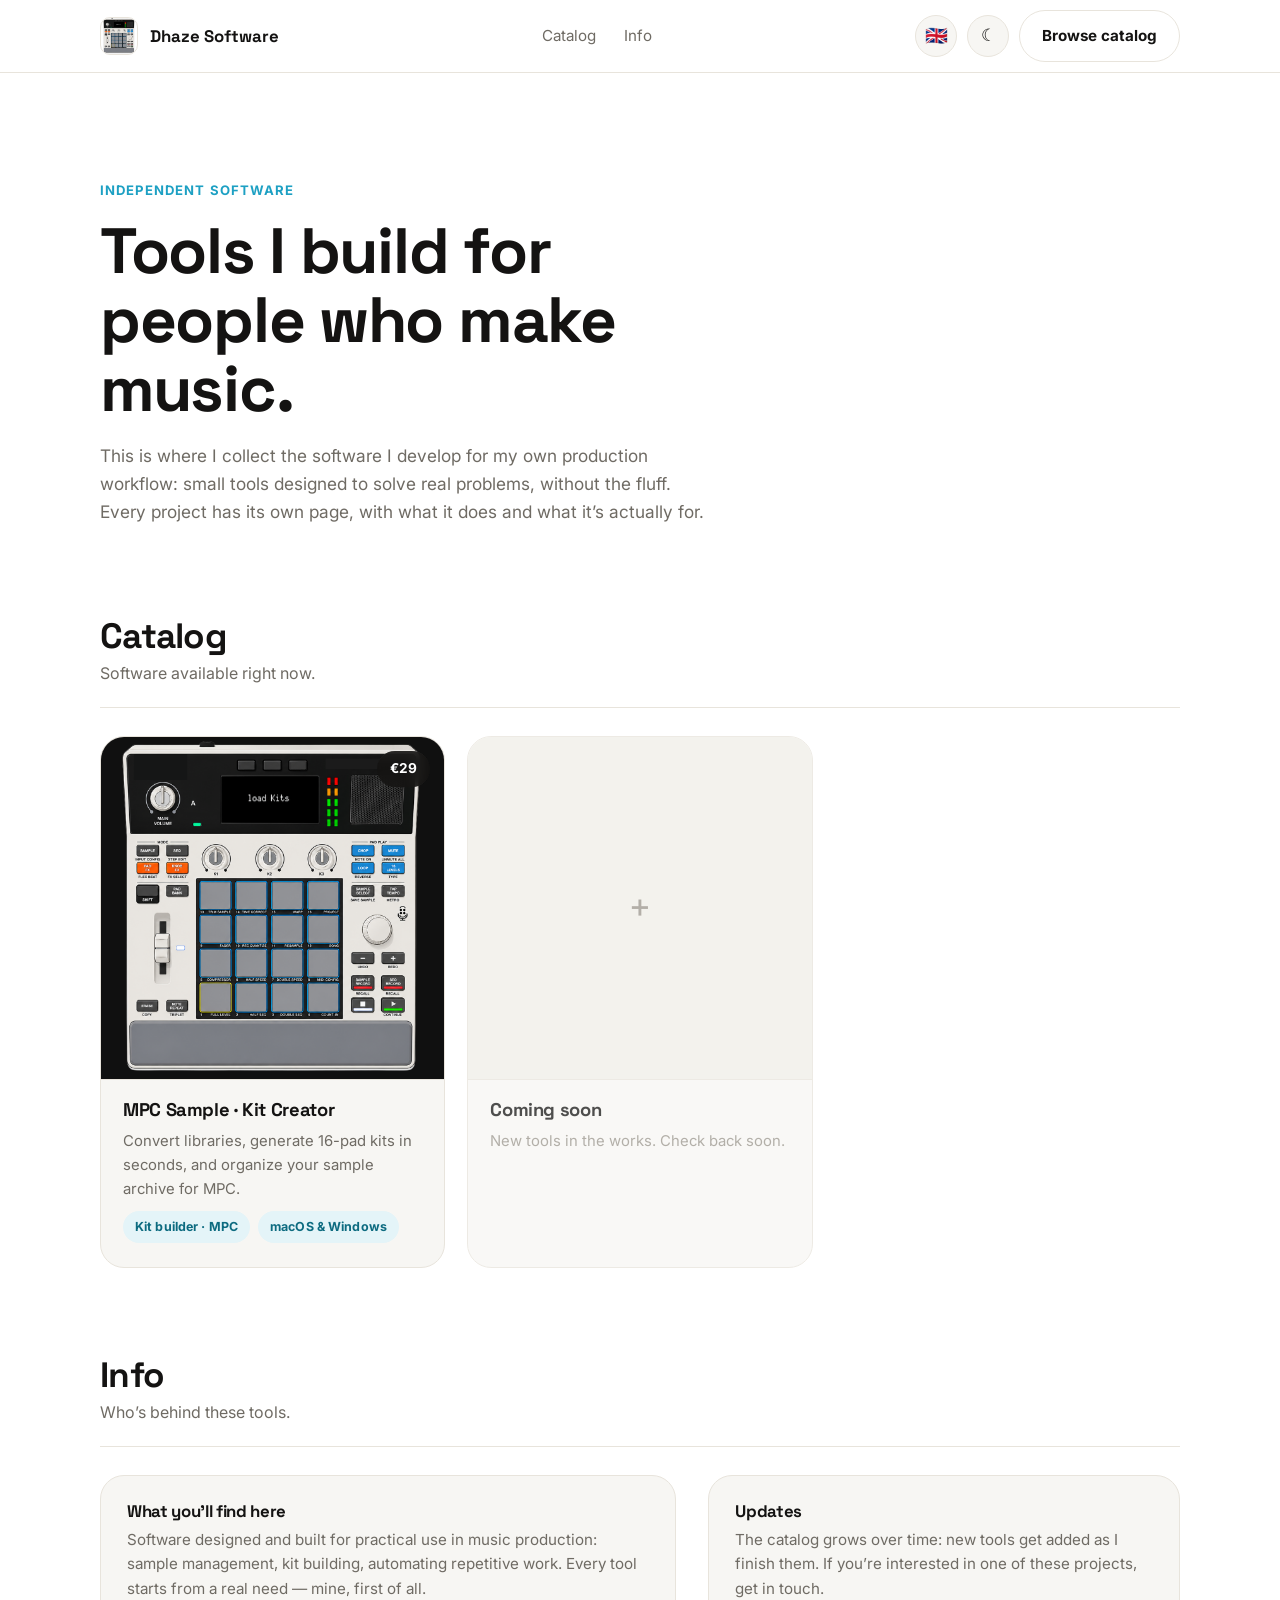
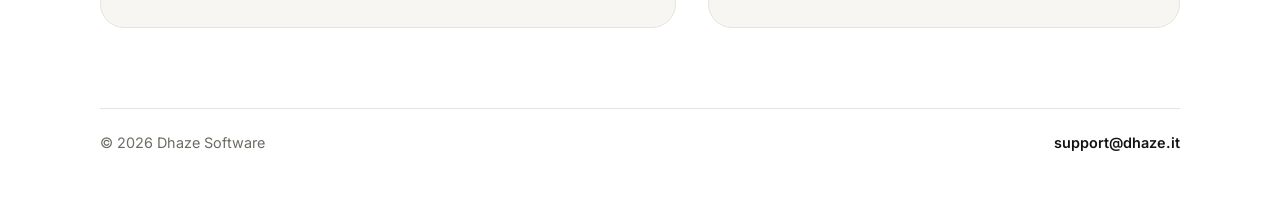
<file: index.html>
<!DOCTYPE html>
<html lang="en">
<head>
<meta charset="UTF-8" />
<meta name="viewport" content="width=device-width, initial-scale=1.0" />
<title>Dhaze Software — tools for music production</title>
<meta name="description" content="Independent software for music production: tools to organize samples, build kits and speed up your workflow." />
<link rel="icon" href="assets/logo-mpc-sample-kitmaker.png" />
<link rel="preconnect" href="https://fonts.googleapis.com" />
<link rel="preconnect" href="https://fonts.gstatic.com" crossorigin />
<link href="https://fonts.googleapis.com/css2?family=Inter:wght@400;500;600;700&family=Space+Grotesk:wght@500;600;700&display=swap" rel="stylesheet" />
<link rel="stylesheet" href="style.css" />
<script>
  // Set the theme before the page paints, so there's no flash of the
  // wrong theme. Reads a saved choice, falls back to the OS preference.
  (function () {
    var saved = localStorage.getItem('theme');
    var theme = saved || (window.matchMedia('(prefers-color-scheme: dark)').matches ? 'dark' : 'light');
    document.documentElement.setAttribute('data-theme', theme);
  })();
</script>
</head>
<body>

<header class="site-header">
  <div class="container nav">
    <a class="brand" href="#top">
      <img src="assets/logo-mpc-sample-kitmaker.png" alt="Logo" />
      <span>Dhaze Software</span>
    </a>
    <nav class="nav-links">
      <a href="#catalog" data-i18n="common.catalog">Catalog</a>
      <a href="#info" data-i18n="nav.info">Info</a>
    </nav>
    <div class="nav-actions">
      <div id="lang-switcher"></div>
      <button class="theme-toggle" id="theme-toggle" type="button" data-i18n-aria="common.themeToggle" aria-label="Toggle dark mode">☾</button>
      <a class="btn btn-outline" href="#catalog" data-i18n="nav.browseCatalog">Browse catalog</a>
    </div>
  </div>
</header>

<main id="top">

  <section class="hero">
    <div class="container">
      <div class="kicker" data-i18n="index.hero.kicker">Independent software</div>
      <h1 data-i18n="index.hero.title">Tools I build for people who make music.</h1>
      <p class="lead" data-i18n="index.hero.lead">
        This is where I collect the software I develop for my own production workflow:
        small tools designed to solve real problems, without the fluff.
        Every project has its own page, with what it does and what it's actually for.
      </p>
    </div>
  </section>

  <section class="section" id="catalog">
    <div class="container">
      <div class="section-head">
        <div>
          <h2 data-i18n="index.catalog.title">Catalog</h2>
          <p data-i18n="index.catalog.subtitle">Software available right now.</p>
        </div>
      </div>

      <div class="product-grid">

        <!-- ============================================================
             PRODUCT: MPC Sample · Kit Creator
             ============================================================ -->
        <a class="product-card" href="mpc-sample-kit-creator.html">
          <div class="art">
            <img src="assets/logo-mpc-sample-kitmaker.png" alt="MPC Sample Kit Creator" />
            <span class="price-badge">€29</span>
          </div>
          <div class="product-info">
            <h3>MPC Sample · Kit Creator</h3>
            <p data-i18n="index.product.desc">Convert libraries, generate 16-pad kits in seconds, and organize your sample archive for MPC.</p>
            <div class="tag-row">
              <span class="tag" data-i18n="index.product.tag1">Kit builder · MPC</span>
              <span class="tag" data-i18n="index.product.tag2">macOS &amp; Windows</span>
            </div>
          </div>
        </a>

        <!-- ============================================================
             ADD YOUR NEXT PRODUCT HERE
             Copy the <a class="product-card"> block above, then change
             the link, image, title, description, tag and price.
             ============================================================ -->
        <div class="product-card placeholder">
          <div class="art placeholder-art">+</div>
          <div class="product-info">
            <h3 data-i18n="index.comingSoon.title">Coming soon</h3>
            <p data-i18n="index.comingSoon.desc">New tools in the works. Check back soon.</p>
          </div>
        </div>

      </div>
    </div>
  </section>

  <section class="section" id="info">
    <div class="container">
      <div class="section-head">
        <div>
          <h2 data-i18n="index.info.title">Info</h2>
          <p data-i18n="index.info.subtitle">Who's behind these tools.</p>
        </div>
      </div>
      <div class="about-grid">
        <div class="about-card">
          <h3 data-i18n="index.info.card1.title">What you'll find here</h3>
          <p data-i18n="index.info.card1.desc">
            Software designed and built for practical use in music production:
            sample management, kit building, automating repetitive work.
            Every tool starts from a real need — mine, first of all.
          </p>
        </div>
        <div class="about-card">
          <h3 data-i18n="index.info.card2.title">Updates</h3>
          <p data-i18n="index.info.card2.desc">
            The catalog grows over time: new tools get added as I finish them.
            If you're interested in one of these projects, get in touch.
          </p>
        </div>
      </div>
    </div>
  </section>


</main>

<footer>
  <div class="container footer-row">
    <div>© <span id="year"></span> Dhaze Software</div>
    <div><a href="mailto:support@dhaze.it">support@dhaze.it</a></div>
  </div>
</footer>

<script src="i18n.js"></script>
<script>document.getElementById('year').textContent = new Date().getFullYear();</script>
<script>
  (function () {
    var btn = document.getElementById('theme-toggle');
    if (!btn) return;
    function sync() {
      btn.textContent = document.documentElement.getAttribute('data-theme') === 'dark' ? '☀' : '☾';
    }
    btn.addEventListener('click', function () {
      var next = document.documentElement.getAttribute('data-theme') === 'dark' ? 'light' : 'dark';
      document.documentElement.setAttribute('data-theme', next);
      localStorage.setItem('theme', next);
      sync();
    });
    sync();
  })();
</script>
</body>
</html>
</file>
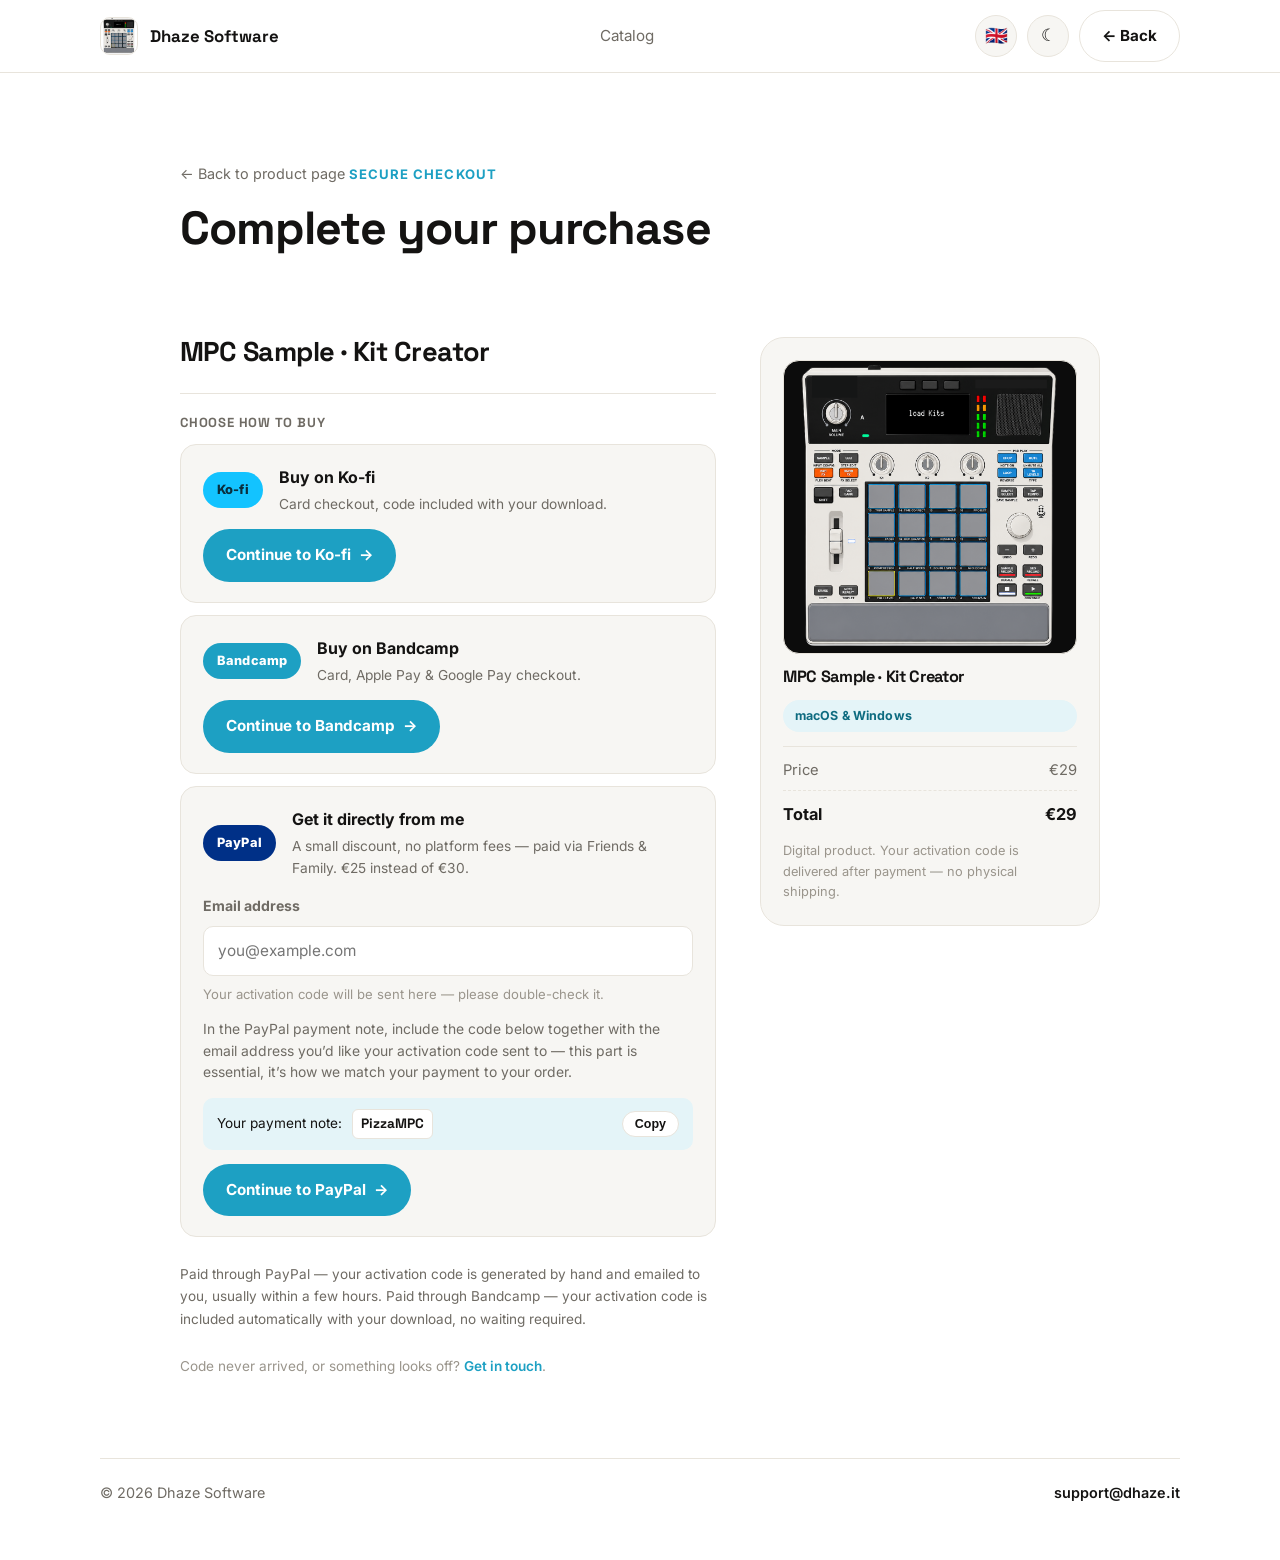
<file: checkout.html>
<!DOCTYPE html>
<html lang="en">
<head>
<meta charset="UTF-8" />
<meta name="viewport" content="width=device-width, initial-scale=1.0" />
<title>Checkout — Dhaze Software</title>
<meta name="description" content="Complete your purchase — MPC Sample · Kit Creator." />
<meta name="robots" content="noindex" />
<link rel="icon" href="assets/logo-mpc-sample-kitmaker.png" />
<link rel="preconnect" href="https://fonts.googleapis.com" />
<link rel="preconnect" href="https://fonts.gstatic.com" crossorigin />
<link href="https://fonts.googleapis.com/css2?family=Inter:wght@400;500;600;700&family=Space+Grotesk:wght@500;600;700&display=swap" rel="stylesheet" />
<link rel="stylesheet" href="style.css" />
<script>
  (function () {
    var saved = localStorage.getItem('theme');
    var theme = saved || (window.matchMedia('(prefers-color-scheme: dark)').matches ? 'dark' : 'light');
    document.documentElement.setAttribute('data-theme', theme);
  })();
</script>
</head>
<body>

<header class="site-header">
  <div class="container nav">
    <a class="brand" href="index.html">
      <img src="assets/logo-mpc-sample-kitmaker.png" alt="Logo" />
      <span>Dhaze Software</span>
    </a>
    <nav class="nav-links">
      <a href="index.html#catalog" data-i18n="common.catalog">Catalog</a>
    </nav>
    <div class="nav-actions">
      <div id="lang-switcher"></div>
      <button class="theme-toggle" id="theme-toggle" type="button" data-i18n-aria="common.themeToggle" aria-label="Toggle dark mode">☾</button>
      <a class="btn btn-outline" id="back-link" href="index.html" data-i18n="common.back">← Back</a>
    </div>
  </div>
</header>

<main>

  <section class="product-hero">
    <div class="container" style="max-width:920px;">
      <a class="back-link" id="back-link-2" href="index.html" data-i18n="common.backToProduct">← Back to product page</a>
      <div class="kicker" data-i18n="checkout.kicker">Secure checkout</div>
      <h1 style="font-size:clamp(2rem,4.2vw,2.9rem);" data-i18n="checkout.title">Complete your purchase</h1>
    </div>
  </section>

  <section class="section">
    <div class="container" style="max-width:920px;">
      <div class="checkout-grid">

        <div class="checkout-form">

          <h2 id="co-product-title">MPC Sample · Kit Creator</h2>

          <div class="payment-section">
            <h3 data-i18n="checkout.payment.title">Choose how to buy</h3>

            <div class="payment-card payment-card--kofi">
              <div class="payment-card-head">
                <span class="payment-badge payment-badge--kofi">Ko-fi</span>
                <span class="payment-option-text">
                  <strong data-i18n="checkout.payment.kofi.title">Buy on Ko-fi</strong>
                  <span data-i18n="checkout.payment.kofi.subtitle">Card checkout, code included with your download.</span>
                </span>
              </div>
              <a class="btn btn-accent payment-card-cta" id="kofi-option" href="https://ko-fi.com/s/409e4308f4" target="_blank" rel="noopener">
                <span data-i18n="checkout.payment.kofi.cta">Continue to Ko-fi</span> <span aria-hidden="true">→</span>
              </a>
            </div>

            <div class="payment-card payment-card--bandcamp">
              <div class="payment-card-head">
                <span class="payment-badge payment-badge--bandcamp">Bandcamp</span>
                <span class="payment-option-text">
                  <strong data-i18n="checkout.payment.bandcamp.title">Buy on Bandcamp</strong>
                  <span data-i18n="checkout.payment.bandcamp.subtitle">Card, Apple Pay & Google Pay checkout.</span>
                </span>
              </div>
              <a class="btn btn-accent payment-card-cta" id="bandcamp-option" href="https://dhaze909.bandcamp.com/" target="_blank" rel="noopener">
                <span data-i18n="checkout.payment.bandcamp.cta">Continue to Bandcamp</span> <span aria-hidden="true">→</span>
              </a>
            </div>

            <div class="payment-card payment-card--paypal">
              <div class="payment-card-head">
                <span class="payment-badge payment-badge--paypal">PayPal</span>
                <span class="payment-option-text">
                  <strong data-i18n="checkout.payment.paypal.title">Get it directly from me</strong>
                  <span data-i18n="checkout.payment.paypal.subtitle">A small discount, no platform fees — paid via Friends &amp; Family.</span>
                </span>
              </div>
              <div class="field">
                <label for="co-email" data-i18n="checkout.form.emailLabel">Email address</label>
                <input type="email" id="co-email" placeholder="you@example.com" data-i18n-placeholder="index.contact.emailPlaceholder" required autocomplete="email" />
                <p class="field-hint" data-i18n="checkout.form.emailHint">Your activation code will be sent here — please double-check it.</p>
              </div>
              <p class="payment-instructions" data-i18n="checkout.payment.paypal.instructions">In the PayPal payment note, include the code below together with the email address you'd like your activation code sent to — this part is essential, it's how we match your payment to your order.</p>
              <div class="payment-note">
                <span data-i18n="checkout.payment.paypal.noteLabel">Your payment note:</span>
                <code id="paypal-note-preview">PizzaMPC</code>
                <button type="button" class="copy-btn" id="paypal-copy-btn" data-i18n="checkout.payment.paypal.copy">Copy</button>
              </div>
              <a class="btn btn-accent payment-card-cta" id="paypal-option" href="https://paypal.me/dhaze909/29EUR" target="_blank" rel="noopener">
                <span data-i18n="checkout.payment.paypal.cta">Continue to PayPal</span> <span aria-hidden="true">→</span>
              </a>
            </div>
          </div>

          <p class="delivery-note" data-i18n="checkout.delivery.note">Paid through PayPal or Revolut — your activation code is generated by hand and emailed to you, usually within a few hours. Paid through Bandcamp — your activation code is included automatically with your download, no waiting required.</p>

          <p class="help-note">
            <span data-i18n="checkout.help.prefix">Code never arrived, or something looks off?</span> <a href="mailto:support@dhaze.it" data-i18n="checkout.help.link">Get in touch</a>.
          </p>

        </div>

        <aside class="checkout-summary">
          <div class="summary-card">
            <div class="summary-thumb">
              <img src="assets/logo-mpc-sample-kitmaker.png" alt="MPC Sample Kit Creator" />
            </div>
            <h3 id="co-summary-title">MPC Sample · Kit Creator</h3>
            <span class="tag" data-i18n="index.product.tag2">macOS &amp; Windows</span>
            <div class="summary-rows">
              <div class="summary-row"><span data-i18n="checkout.summary.priceLabel">Price</span><span id="co-summary-price">€29</span></div>
              <div class="summary-row summary-total"><span data-i18n="checkout.summary.totalLabel">Total</span><span id="co-summary-total">€29</span></div>
            </div>
            <p class="summary-footnote" data-i18n="checkout.summary.footnote">Digital product. Your activation code is delivered after payment — no physical shipping.</p>
          </div>
        </aside>

      </div>
    </div>
  </section>

</main>

<footer>
  <div class="container footer-row">
    <div>© <span id="year"></span> Dhaze Software</div>
    <div><a href="mailto:support@dhaze.it">support@dhaze.it</a></div>
  </div>
</footer>

<script src="i18n.js"></script>
<script>
  (function () {
    var btn = document.getElementById('theme-toggle');
    if (!btn) return;
    function sync() {
      btn.textContent = document.documentElement.getAttribute('data-theme') === 'dark' ? '☀' : '☾';
    }
    btn.addEventListener('click', function () {
      var next = document.documentElement.getAttribute('data-theme') === 'dark' ? 'light' : 'dark';
      document.documentElement.setAttribute('data-theme', next);
      localStorage.setItem('theme', next);
      sync();
    });
    sync();
  })();
</script>
<script>
  document.getElementById('year').textContent = new Date().getFullYear();

  // Reads ?product=&price=&currency=&paypal=&bandcamp=&kofi=&back=&code= from the
  // URL so this same checkout page can be reused for future products
  // without duplicating it. Example link from a product page:
  // checkout.html?product=MPC%20Sample%20Kit%20Creator&price=29&currency=EUR&paypal=https%3A%2F%2Fpaypal.me%2Fdhaze909%2F29EUR&bandcamp=https%3A%2F%2Fdhaze909.bandcamp.com%2F&kofi=https%3A%2F%2Fko-fi.com%2Fs%2F409e4308f4&back=mpc-sample-kit-creator.html&code=PizzaMPC
  (function () {
    const params = new URLSearchParams(window.location.search);
    const product = params.get('product') || 'MPC Sample · Kit Creator';
    const price = params.get('price') || '29';
    const currency = params.get('currency') || 'EUR';
    const symbol = currency === 'USD' ? '$' : currency === 'GBP' ? '£' : '€';
    const paypal = params.get('paypal');
    const bandcamp = params.get('bandcamp');
    const kofi = params.get('kofi');
    const back = params.get('back');
    const code = params.get('code') || 'PizzaMPC';

    document.getElementById('co-product-title').textContent = product;
    document.getElementById('co-summary-title').textContent = product;
    document.getElementById('co-summary-price').textContent = symbol + price;
    document.getElementById('co-summary-total').textContent = symbol + price;

    if (paypal) document.getElementById('paypal-option').href = paypal;
    if (bandcamp) document.getElementById('bandcamp-option').href = bandcamp;
    if (kofi) document.getElementById('kofi-option').href = kofi;

    if (back) {
      document.getElementById('back-link').href = back;
      document.getElementById('back-link-2').href = back;
    }

    // --- live PayPal payment-note preview + copy-to-clipboard ---
    const emailInput = document.getElementById('co-email');
    const notePreview = document.getElementById('paypal-note-preview');
    const copyBtn = document.getElementById('paypal-copy-btn');

    function currentNote() {
      const email = emailInput.value.trim();
      return email ? code + ' ' + email : code;
    }

    function refreshNotePreview() {
      notePreview.textContent = currentNote();
    }
    emailInput.addEventListener('input', refreshNotePreview);
    refreshNotePreview();

    copyBtn.addEventListener('click', function () {
      const text = currentNote();
      const done = function () {
        const original = window.I18N ? window.I18N.t('checkout.payment.paypal.copy', window.I18N.getLang()) : 'Copy';
        const copiedLabel = window.I18N ? window.I18N.t('checkout.payment.paypal.copied', window.I18N.getLang()) : 'Copied!';
        copyBtn.textContent = copiedLabel;
        setTimeout(function () { copyBtn.textContent = original; }, 1800);
      };
      if (navigator.clipboard && navigator.clipboard.writeText) {
        navigator.clipboard.writeText(text).then(done).catch(function () {});
      }
    });
  })();
</script>
</body>
</html>
</file>
<file: style.css>
/* =========================================================
   Design system — stile minimale Bandcamp / Gumroad
   Un solo foglio di stile condiviso da tutte le pagine del sito.
   ========================================================= */

:root{
  --bg:#ffffff;
  --surface:#f7f6f3;
  --surface-2:#f0eee8;
  --ink:#141312;
  --muted:#6f6b64;
  --faint:#9a958c;
  --line:#e8e4dc;
  --accent:#1da0c3;
  --accent-ink:#ffffff;
  --accent-soft:#e4f4f8;
  --contrast-bg:#141312;
  --contrast-ink:#ffffff;
  --radius-sm:10px;
  --radius-md:16px;
  --radius-lg:24px;
  --shadow-sm:0 2px 10px rgba(20,19,18,.05);
  --shadow-md:0 18px 40px rgba(20,19,18,.08);
  --maxw:1080px;
  --font-body:'Inter', -apple-system, BlinkMacSystemFont, 'Segoe UI', Helvetica, Arial, sans-serif;
  --font-display:'Space Grotesk', var(--font-body);
}

/* ---------- dark theme ---------- */
[data-theme="dark"]{
  --bg:#131211;
  --surface:#1c1b18;
  --surface-2:#242220;
  --ink:#f3f1ec;
  --muted:#aca79e;
  --faint:#78736a;
  --line:rgba(243,241,236,.12);
  --accent:#3fc4e0;
  --accent-ink:#08181b;
  --accent-soft:rgba(63,196,224,.16);
  --contrast-bg:#050505;
  --contrast-ink:#ffffff;
  --shadow-sm:0 4px 16px rgba(0,0,0,.35);
  --shadow-md:0 22px 54px rgba(0,0,0,.5);
}

*{ box-sizing:border-box; }
html{ scroll-behavior:smooth; }
body{
  margin:0;
  background:var(--bg);
  color:var(--ink);
  font-family:var(--font-body);
  line-height:1.6;
  -webkit-font-smoothing:antialiased;
  transition:background .2s ease, color .2s ease;
}
img{ max-width:100%; display:block; }
a{ color:inherit; text-decoration:none; }
h1,h2,h3,h4{ font-family:var(--font-display); letter-spacing:-.02em; line-height:1.08; margin:0; }
p{ margin:0; }
ul{ margin:0; padding:0; list-style:none; }

.container{ width:min(calc(100% - 40px), var(--maxw)); margin:0 auto; }

/* ---------- header ---------- */
.site-header{
  position:sticky; top:0; z-index:30;
  background:color-mix(in srgb, var(--bg) 88%, transparent);
  backdrop-filter:blur(10px);
  border-bottom:1px solid var(--line);
}
.nav{
  display:flex; align-items:center; justify-content:space-between;
  min-height:72px; gap:20px;
}
.brand{ display:flex; align-items:center; gap:12px; font-weight:700; font-family:var(--font-display); font-size:1.05rem; }
.brand img{
  width:38px; height:38px; object-fit:cover; border-radius:10px;
  border:1px solid var(--line);
}
.nav-links{ display:flex; gap:28px; font-size:.95rem; color:var(--muted); }
.nav-links a:hover{ color:var(--ink); }
.nav-actions{ display:flex; align-items:center; gap:10px; }

.theme-toggle{
  width:42px; height:42px; border-radius:50%; border:1px solid var(--line);
  background:var(--surface); color:var(--ink); cursor:pointer;
  display:grid; place-items:center; font-size:1.05rem; line-height:1;
  transition:.15s ease;
}
.theme-toggle:hover{ border-color:var(--accent); color:var(--accent); }

/* ---------- language switcher ---------- */
.lang-switcher{ position:relative; }
.lang-btn{
  width:42px; height:42px; border-radius:50%; border:1px solid var(--line);
  background:var(--surface); cursor:pointer;
  display:grid; place-items:center; font-size:1.15rem; line-height:1;
  transition:.15s ease;
}
.lang-btn:hover{ border-color:var(--accent); }
.lang-menu{
  position:absolute; top:calc(100% + 8px); right:0; z-index:40;
  background:var(--surface); border:1px solid var(--line); border-radius:14px;
  box-shadow:var(--shadow-md); padding:6px; min-width:168px;
  display:flex; flex-direction:column; gap:2px;
  opacity:0; visibility:hidden; transform:translateY(-6px);
  transition:.15s ease;
}
.lang-switcher.open .lang-menu{ opacity:1; visibility:visible; transform:translateY(0); }
.lang-option{
  display:flex; align-items:center; gap:10px; width:100%;
  padding:9px 10px; border-radius:9px; border:none; background:transparent;
  color:var(--ink); font-family:inherit; font-size:.9rem; font-weight:600;
  text-align:left; cursor:pointer; transition:.12s ease;
}
.lang-option:hover{ background:var(--surface-2); }
.lang-option.active{ background:var(--accent-soft); color:var(--accent); }
.lang-flag{ font-size:1.1rem; line-height:1; }

/* ---------- buttons ---------- */
.btn{
  display:inline-flex; align-items:center; justify-content:center; gap:8px;
  padding:13px 22px; border-radius:999px; font-weight:700; font-size:.95rem;
  border:1px solid transparent; cursor:pointer; transition:.15s ease;
}
.btn-primary{ background:var(--contrast-bg); color:var(--contrast-ink); }
.btn-primary:hover{ filter:brightness(1.2); transform:translateY(-1px); }
.btn-outline{ background:transparent; border-color:var(--line); color:var(--ink); }
.btn-outline:hover{ border-color:var(--ink); }
.btn-accent{ background:var(--accent); color:var(--accent-ink); }
.btn-accent:hover{ filter:brightness(.94); transform:translateY(-1px); }

/* ---------- hero ---------- */
.hero{ padding:clamp(56px,9vw,104px) 0 48px; }
.kicker{
  display:inline-flex; align-items:center; gap:8px;
  font-size:.82rem; font-weight:700; letter-spacing:.08em; text-transform:uppercase;
  color:var(--accent); margin-bottom:16px;
}
.hero h1{ font-size:clamp(2.4rem,5.4vw,4rem); max-width:16ch; }
.hero p.lead{
  margin-top:18px; color:var(--muted); font-size:1.08rem; max-width:56ch;
}

/* ---------- section head ---------- */
.section{ padding:44px 0; }
.section-head{
  display:flex; align-items:flex-end; justify-content:space-between; gap:20px;
  margin-bottom:28px; border-bottom:1px solid var(--line); padding-bottom:20px;
}
.section-head h2{ font-size:clamp(1.6rem,3vw,2.2rem); }
.section-head p{ color:var(--muted); margin-top:6px; }

/* ---------- product grid ---------- */
.product-grid{
  display:grid; grid-template-columns:repeat(3,1fr); gap:22px;
}
.product-card{
  display:flex; flex-direction:column;
  background:var(--surface);
  border:1px solid var(--line);
  border-radius:var(--radius-lg);
  overflow:hidden;
  transition:.18s ease;
}
a.product-card:hover{
  transform:translateY(-4px);
  box-shadow:var(--shadow-md);
  border-color:#d8d3c8;
}
.product-card .art{
  position:relative;
  aspect-ratio:1/1; width:100%; overflow:hidden; background:#101010;
  border-bottom:1px solid var(--line);
}
.product-card .art img{ width:100%; height:100%; object-fit:cover; }
.price-badge{
  position:absolute; top:14px; right:14px; z-index:2;
  padding:7px 13px; border-radius:999px; font-weight:700; font-size:.85rem;
  background:rgba(20,19,18,.85); color:#fff; backdrop-filter:blur(6px);
}
.product-card .art.placeholder-art{
  display:grid; place-items:center; color:var(--faint);
  font-size:2.4rem; font-family:var(--font-display); background:var(--surface-2);
}
.product-info{ padding:20px 22px 24px; display:flex; flex-direction:column; gap:10px; flex:1; }
.product-info h3{ font-size:1.15rem; }
.product-info p{ color:var(--muted); font-size:.93rem; }
.tag{
  align-self:flex-start; margin-top:auto;
  padding:6px 12px; border-radius:999px; font-size:.78rem; font-weight:700;
  background:var(--accent-soft); color:#0d6b80; letter-spacing:.01em;
}
.tag-row{ display:flex; flex-wrap:wrap; gap:8px; margin-top:auto; }
.tag-row .tag{ margin-top:0; }
.product-card.placeholder{ opacity:.75; }
.product-card.placeholder .product-info p{ color:var(--faint); }

/* ---------- about / info ---------- */
.about-grid{ display:grid; grid-template-columns:1.1fr .9fr; gap:32px; align-items:start; }
.about-card{
  background:var(--surface); border:1px solid var(--line); border-radius:var(--radius-lg);
  padding:26px;
}
.about-card h3{ font-size:1.05rem; margin-bottom:8px; }
.about-card p{ color:var(--muted); font-size:.95rem; }

/* ---------- contact form ---------- */
.contact-form{
  display:grid; gap:18px; max-width:560px;
  background:var(--surface); border:1px solid var(--line); border-radius:var(--radius-lg);
  padding:28px;
}
.form-row{ display:grid; gap:8px; }
.form-row label{ font-size:.88rem; font-weight:700; color:var(--muted); }
.form-row input, .form-row textarea{
  font:inherit; font-size:.96rem; color:var(--ink); background:var(--bg);
  border:1px solid var(--line); border-radius:var(--radius-sm); padding:12px 14px;
  resize:vertical; transition:.15s ease;
}
.form-row input:focus, .form-row textarea:focus{
  outline:none; border-color:var(--accent); box-shadow:0 0 0 3px var(--accent-soft);
}
.contact-form .btn{ justify-self:start; }
.form-status{ font-size:.9rem; margin:0; min-height:1.2em; }
.form-status.ok{ color:#1a8a4a; }
[data-theme="dark"] .form-status.ok{ color:#4fd487; }
.form-status.err{ color:#c0392b; }
[data-theme="dark"] .form-status.err{ color:#ff8a75; }

/* ---------- footer ---------- */
footer{ padding:36px 0 56px; }
.footer-row{
  border-top:1px solid var(--line); padding-top:22px;
  display:flex; justify-content:space-between; flex-wrap:wrap; gap:14px;
  color:var(--muted); font-size:.9rem;
}
.footer-row a{ color:var(--ink); font-weight:600; }
.footer-row a:hover{ color:var(--accent); }

/* ---------- product detail page ---------- */
.product-hero{ padding:clamp(48px,8vw,88px) 0 40px; }
.product-hero-grid{ display:grid; grid-template-columns:1.05fr .95fr; gap:36px; align-items:center; }
.cover-frame{
  border:1px solid var(--line); border-radius:var(--radius-lg); overflow:hidden;
  background:#0c0c0c; box-shadow:var(--shadow-md); aspect-ratio:1/1;
}
.cover-frame img{ width:100%; height:100%; object-fit:cover; }
.back-link{ display:inline-flex; align-items:center; gap:8px; color:var(--muted); font-size:.9rem; margin-bottom:18px; }
.back-link:hover{ color:var(--ink); }
.meta-row{ display:flex; flex-wrap:wrap; gap:10px; margin-top:20px; }
.meta-row span{
  padding:9px 14px; border-radius:999px; background:var(--surface); border:1px solid var(--line);
  font-size:.88rem; color:var(--muted);
}
.btn-row{ display:flex; align-items:center; gap:12px; flex-wrap:wrap; margin-top:26px; }
.note-text{ color:var(--muted); font-size:.85rem; margin-top:12px; }
.price{ font-family:var(--font-display); font-weight:700; font-size:1.4rem; }
.price small{ font-family:var(--font-body); font-weight:500; color:var(--muted); font-size:.85rem; }

/* ---------- callout (visible delivery info) ---------- */
.callout{
  margin-top:20px; padding:18px 20px; border-radius:var(--radius-md);
  background:var(--accent-soft); border:1px solid rgba(29,160,195,.28);
  font-size:.93rem; color:var(--ink); display:flex; gap:12px; align-items:flex-start;
}
.callout .callout-icon{
  flex:none; width:26px; height:26px; border-radius:50%; background:var(--accent);
  color:#fff; display:grid; place-items:center; font-size:.85rem; font-weight:700;
}
.callout strong{ color:var(--ink); }
.callout p{ color:var(--ink); }
.callout p{ margin:0; }

/* ---------- checkout / pre-payment instructions page ---------- */
.step-list{ display:grid; gap:16px; counter-reset:step; }
.step-card{
  display:flex; gap:18px; align-items:flex-start;
  border:1px solid var(--line); border-radius:var(--radius-md); background:var(--surface);
  padding:22px 24px;
}
.step-num{
  flex:none; width:36px; height:36px; border-radius:50%; background:var(--contrast-bg); color:var(--contrast-ink);
  display:grid; place-items:center; font-family:var(--font-display); font-weight:700;
}
.step-card h3{ font-size:1.05rem; margin-bottom:6px; }
.step-card p{ color:var(--muted); font-size:.94rem; }
.step-card code, .step-card strong.highlight{
  display:inline-block; margin-top:6px; padding:6px 10px; border-radius:8px;
  background:var(--surface-2); border:1px solid var(--line); font-family:var(--font-display);
  font-weight:600; color:var(--ink);
}
.feature-list{ display:grid; gap:16px; }
.feature-item{
  border:1px solid var(--line); border-radius:var(--radius-md); background:var(--surface);
  padding:22px 24px;
}
.feature-item h3{ font-size:1.1rem; margin-bottom:8px; }
.feature-item p{ color:var(--muted); font-size:.95rem; }
.feature-item ul{ margin-top:10px; display:grid; gap:6px; }
.feature-item li{ color:var(--muted); font-size:.92rem; padding-left:16px; position:relative; }
.feature-item li::before{
  content:''; position:absolute; left:0; top:.6em; width:6px; height:6px; border-radius:50%;
  background:var(--accent);
}
.photo-strip{ display:grid; grid-template-columns:repeat(3,1fr); gap:18px; }
.photo-strip figure{
  margin:0; border-radius:var(--radius-md); overflow:hidden; border:1px solid var(--line);
  aspect-ratio:4/5; background:#0c0c0c;
}
.photo-strip img{ width:100%; height:100%; object-fit:cover; }

/* ---------- product video embed ---------- */
.video-embed{
  position:relative; width:100%; max-width:920px; margin:0 auto;
  aspect-ratio:16/9; border-radius:var(--radius-lg); overflow:hidden;
  border:1px solid var(--line); background:#111; box-shadow:var(--shadow-md);
}
.video-embed iframe{ position:absolute; inset:0; width:100%; height:100%; border:0; }

/* ---------- screenshot gallery (auto-rotating, real product UI) ---------- */
.gallery-window{
  position:relative; border-radius:var(--radius-lg); overflow:hidden;
  border:1px solid var(--line); background:#111; box-shadow:var(--shadow-md);
}
.gallery-window .bar{
  position:relative; z-index:2; display:flex; gap:7px; padding:14px 18px;
  background:#1a1a1a; border-bottom:1px solid rgba(255,255,255,.06);
}
.gallery-window .bar span{ width:11px; height:11px; border-radius:50%; background:#3a3a3a; }
.gallery-stage{ position:relative; aspect-ratio:16/10; background:#111; }
.gallery-slide{
  position:absolute; inset:0; display:flex; align-items:center; justify-content:center;
  opacity:0; transition:opacity .7s ease; padding:26px;
}
.gallery-slide.active{ opacity:1; z-index:1; }
.gallery-slide img{ max-width:100%; max-height:100%; object-fit:contain; }
.gallery-arrow{
  position:absolute; top:50%; transform:translateY(-50%); z-index:3;
  width:44px; height:44px; border-radius:50%; border:1px solid rgba(255,255,255,.25);
  background:rgba(10,10,10,.55); color:#fff; display:grid; place-items:center; cursor:pointer;
  font-size:1.2rem; line-height:1; backdrop-filter:blur(6px); transition:.15s ease;
}
.gallery-arrow:hover{ background:rgba(10,10,10,.8); }
.gallery-arrow.prev{ left:16px; }
.gallery-arrow.next{ right:16px; }
.gallery-caption{ padding:24px 26px; background:var(--surface); border-top:1px solid var(--line); min-height:1px; }
.gallery-caption h3{ font-size:1.2rem; margin-bottom:8px; }
.gallery-caption p{ color:var(--muted); font-size:.96rem; max-width:66ch; margin:0; }
.gallery-dots{ display:flex; gap:8px; margin-top:16px; justify-content:center; }
.gallery-dot{
  width:9px; height:9px; border-radius:999px; background:var(--line); border:none; cursor:pointer;
  padding:0; transition:.2s ease;
}
.gallery-dot.active{ background:var(--accent); width:24px; }
@media (max-width:640px){
  .gallery-arrow{ width:36px; height:36px; font-size:1rem; }
  .gallery-caption{ padding:18px; }
}
.cta-band{
  background:var(--contrast-bg); color:var(--contrast-ink); border-radius:var(--radius-lg);
  padding:clamp(28px,5vw,48px); display:flex; align-items:center; justify-content:space-between;
  gap:24px; flex-wrap:wrap;
}
.cta-band h2{ font-size:clamp(1.5rem,3vw,2.1rem); color:var(--contrast-ink); max-width:26ch; }
.cta-band p{ color:rgba(255,255,255,.7); margin-top:8px; max-width:44ch; }
.cta-band .btn-outline{ border-color:rgba(255,255,255,.3); color:#fff; }
.cta-band .btn-outline:hover{ border-color:#fff; }

/* ---------- checkout (two-column purchase page) ---------- */
.checkout-grid{
  display:grid; grid-template-columns:1fr 340px; gap:44px; align-items:start;
}
.checkout-form{ display:grid; gap:26px; }
.checkout-form > h2{ font-size:clamp(1.35rem,2.6vw,1.7rem); }

.field{ display:grid; gap:8px; }
.field label{ font-size:.88rem; font-weight:700; color:var(--muted); }
.field input, .field select{
  font:inherit; font-size:.96rem; color:var(--ink); background:var(--bg);
  border:1px solid var(--line); border-radius:var(--radius-sm); padding:12px 14px;
  transition:.15s ease;
}
.field select{ appearance:none; cursor:pointer;
  background-image:url("data:image/svg+xml;utf8,<svg xmlns='http://www.w3.org/2000/svg' viewBox='0 0 20 20' fill='none'><path d='M5 7l5 5 5-5' stroke='%236f6b64' stroke-width='1.6' stroke-linecap='round' stroke-linejoin='round'/></svg>");
  background-repeat:no-repeat; background-position:right 14px center; padding-right:36px;
}
.field input:focus, .field select:focus{
  outline:none; border-color:var(--accent); box-shadow:0 0 0 3px var(--accent-soft);
}
.field-hint{ font-size:.82rem; color:var(--faint); }

.payment-card .field{ padding-top:2px; }

.payment-section{ display:grid; gap:12px; padding-top:22px; border-top:1px solid var(--line); }
.payment-section > h3{ font-size:.82rem; font-weight:700; color:var(--muted); text-transform:uppercase; letter-spacing:.06em; margin-bottom:2px; }

.payment-option{
  display:flex; align-items:center; gap:16px;
  border:1px solid var(--line); border-radius:var(--radius-md); background:var(--surface);
  padding:18px 20px; transition:.15s ease;
}
.payment-option:hover{ border-color:var(--accent); transform:translateY(-1px); box-shadow:var(--shadow-sm); }
.payment-badge{
  flex:none; padding:8px 14px; border-radius:999px; font-weight:800; font-size:.8rem; letter-spacing:.01em;
}
.payment-badge--paypal{ background:#003087; color:#fff; }
.payment-badge--bandcamp{ background:var(--accent); color:var(--accent-ink); }
.payment-badge--kofi{ background:#13C3FF; color:#0a2e3d; }
.payment-option-text{ display:flex; flex-direction:column; gap:3px; flex:1; }
.payment-option-text strong{ font-size:1rem; color:var(--ink); }
.payment-option-text span{ font-size:.86rem; color:var(--muted); }
.payment-option-arrow{ flex:none; color:var(--faint); font-size:1.2rem; transition:.15s ease; }
.payment-option:hover .payment-option-arrow{ color:var(--accent); transform:translateX(3px); }

.payment-card{
  border:1px solid var(--line); border-radius:var(--radius-md); background:var(--surface);
  padding:20px 22px; display:grid; gap:14px;
}
.payment-card-head{ display:flex; align-items:center; gap:16px; }
.payment-instructions{ font-size:.87rem; color:var(--muted); line-height:1.55; margin:0; }
.payment-card .payment-note{ margin:0; }
.payment-card-cta{ justify-self:start; }

.payment-note{
  display:flex; align-items:center; gap:10px; flex-wrap:wrap;
  margin:-2px 0 4px; padding:11px 14px; border-radius:var(--radius-sm);
  background:var(--accent-soft); font-size:.85rem; color:var(--ink);
}
.payment-note code{
  font-family:var(--font-display); font-weight:700; background:var(--bg);
  border:1px solid var(--line); border-radius:6px; padding:3px 8px;
}
.copy-btn{
  border:1px solid var(--line); background:var(--bg); color:var(--ink);
  border-radius:999px; padding:5px 12px; font-size:.78rem; font-weight:700; cursor:pointer;
  transition:.15s ease; margin-left:auto;
}
.copy-btn:hover{ border-color:var(--accent); color:var(--accent); }

.delivery-note{ font-size:.85rem; color:var(--muted); line-height:1.65; }
.help-note{ font-size:.85rem; color:var(--faint); }
.help-note a{ color:var(--accent); font-weight:600; }

.checkout-summary{ position:sticky; top:96px; }
.summary-card{
  border:1px solid var(--line); border-radius:var(--radius-lg); background:var(--surface);
  padding:22px; display:grid; gap:14px;
}
.summary-thumb{
  border-radius:var(--radius-md); overflow:hidden; border:1px solid var(--line);
  background:#0c0c0c; aspect-ratio:1/1;
}
.summary-thumb img{ width:100%; height:100%; object-fit:cover; }
.summary-card h3{ font-size:1.02rem; }
.summary-card .tag{ align-self:flex-start; }
.summary-rows{ display:grid; gap:8px; padding-top:12px; border-top:1px solid var(--line); }
.summary-row{ display:flex; justify-content:space-between; font-size:.92rem; color:var(--muted); }
.summary-row.summary-total{ color:var(--ink); font-weight:700; font-size:1.02rem; padding-top:10px; border-top:1px dashed var(--line); }
.summary-footnote{ font-size:.8rem; color:var(--faint); }

/* ---------- responsive ---------- */
@media (max-width:900px){
  .product-grid{ grid-template-columns:repeat(2,1fr); }
  .about-grid, .product-hero-grid{ grid-template-columns:1fr; }
  .photo-strip{ grid-template-columns:repeat(3,1fr); gap:10px; }
  .nav-links{ display:none; }
  .checkout-grid{ grid-template-columns:1fr; }
  .checkout-summary{ position:static; order:-1; }
}
@media (max-width:560px){
  .product-grid{ grid-template-columns:1fr; }
  .photo-strip{ grid-template-columns:1fr 1fr; }
  .cta-band{ flex-direction:column; align-items:flex-start; }
}
</file>
